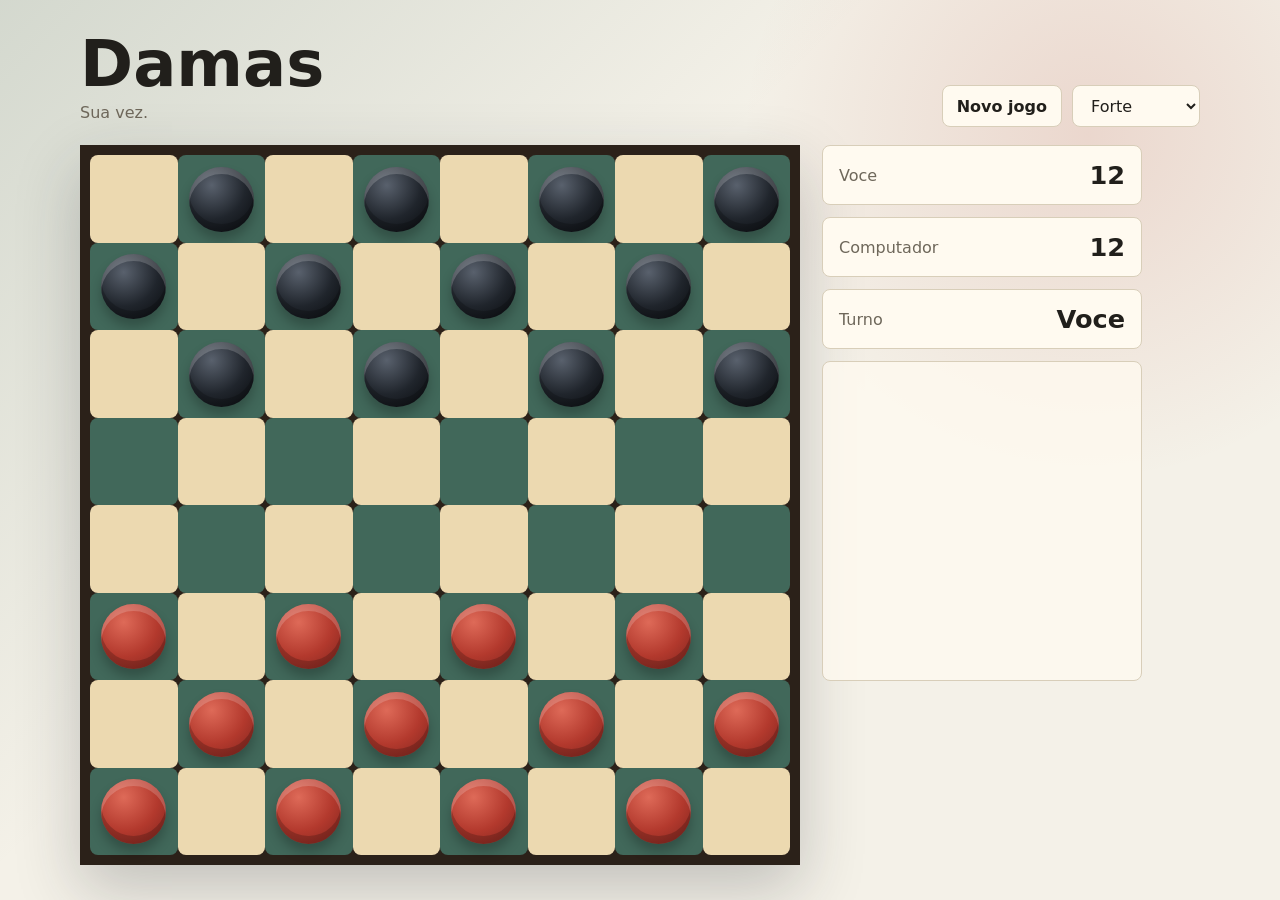
<file: index.html>
<!doctype html>
<html lang="pt-BR">
  <head>
    <meta charset="UTF-8" />
    <meta name="viewport" content="width=device-width, initial-scale=1.0" />
    <title>Damas</title>
    <link rel="stylesheet" href="styles.css" />
  </head>
  <body>
    <main class="app">
      <section class="game-shell" aria-label="Jogo de damas">
        <header class="topbar">
          <div>
            <h1>Damas</h1>
            <p id="status">Sua vez</p>
          </div>
          <div class="actions">
            <button id="newGame" type="button">Novo jogo</button>
            <select id="difficulty" aria-label="Dificuldade">
              <option value="3">Normal</option>
              <option value="5" selected>Forte</option>
              <option value="7">Avancado</option>
            </select>
          </div>
        </header>

        <div class="content">
          <div class="board-wrap">
            <div id="board" class="board" aria-label="Tabuleiro" role="grid"></div>
          </div>

          <aside class="panel" aria-label="Placar">
            <div class="score-row">
              <span>Voce</span>
              <strong id="playerScore">12</strong>
            </div>
            <div class="score-row">
              <span>Computador</span>
              <strong id="computerScore">12</strong>
            </div>
            <div class="turn-card">
              <span>Turno</span>
              <strong id="turnLabel">Voce</strong>
            </div>
            <ol id="moves" class="moves" aria-label="Historico de jogadas"></ol>
          </aside>
        </div>
      </section>
    </main>

    <script src="game.js"></script>
  </body>
</html>
</file>
<file: styles.css>
:root {
  color-scheme: light;
  --bg: #f4f1e8;
  --ink: #211f1b;
  --muted: #6e675a;
  --panel: #fffaf0;
  --line: #d8ceb9;
  --dark-square: #41685a;
  --light-square: #ecd9b0;
  --player: #b3392d;
  --player-deep: #7f241e;
  --computer: #20252c;
  --computer-deep: #07090c;
  --hint: #f2c94c;
  --move: #2b8a6e;
  font-family:
    Inter, ui-sans-serif, system-ui, -apple-system, BlinkMacSystemFont, "Segoe UI",
    sans-serif;
}

* {
  box-sizing: border-box;
}

body {
  min-height: 100vh;
  margin: 0;
  background:
    linear-gradient(135deg, rgba(65, 104, 90, 0.18), transparent 40%),
    radial-gradient(circle at 85% 15%, rgba(179, 57, 45, 0.14), transparent 26%),
    var(--bg);
  color: var(--ink);
}

button,
select {
  font: inherit;
}

.app {
  min-height: 100vh;
  display: grid;
  place-items: center;
  padding: 24px;
}

.game-shell {
  width: min(1120px, 100%);
}

.topbar {
  display: flex;
  align-items: end;
  justify-content: space-between;
  gap: 16px;
  margin-bottom: 18px;
}

h1 {
  margin: 0;
  font-size: clamp(2rem, 5vw, 4.75rem);
  line-height: 0.92;
  letter-spacing: 0;
}

#status {
  min-height: 1.5rem;
  margin: 10px 0 0;
  color: var(--muted);
  font-size: 1rem;
}

.actions {
  display: flex;
  gap: 10px;
  flex-wrap: wrap;
  justify-content: end;
}

button,
select {
  min-height: 42px;
  border: 1px solid var(--line);
  border-radius: 8px;
  background: var(--panel);
  color: var(--ink);
  padding: 0 14px;
}

button {
  cursor: pointer;
  font-weight: 700;
}

button:hover,
select:hover {
  border-color: #a49374;
}

.content {
  display: grid;
  grid-template-columns: minmax(320px, 720px) minmax(240px, 320px);
  gap: 22px;
  align-items: start;
}

.board-wrap {
  width: 100%;
  aspect-ratio: 1;
  border: 10px solid #2b2119;
  background: #2b2119;
  box-shadow: 0 24px 60px rgba(32, 37, 44, 0.24);
}

.board {
  display: grid;
  grid-template-columns: repeat(8, 1fr);
  grid-template-rows: repeat(8, 1fr);
  width: 100%;
  height: 100%;
}

.square {
  position: relative;
  display: grid;
  place-items: center;
  border: 0;
  padding: 0;
}

.square.light {
  background: var(--light-square);
}

.square.dark {
  background: var(--dark-square);
}

.square.selected {
  outline: 4px solid var(--hint);
  outline-offset: -5px;
}

.square.legal::after {
  content: "";
  width: 22%;
  aspect-ratio: 1;
  border-radius: 50%;
  background: rgba(242, 201, 76, 0.9);
  box-shadow: 0 0 0 8px rgba(242, 201, 76, 0.2);
}

.piece {
  width: 74%;
  aspect-ratio: 1;
  border-radius: 50%;
  display: grid;
  place-items: center;
  box-shadow:
    inset 0 7px 0 rgba(255, 255, 255, 0.18),
    inset 0 -8px 0 rgba(0, 0, 0, 0.2),
    0 8px 12px rgba(0, 0, 0, 0.24);
}

.piece.player {
  background: radial-gradient(circle at 35% 28%, #de6a58, var(--player) 54%, var(--player-deep));
}

.piece.computer {
  background: radial-gradient(circle at 35% 28%, #59616d, var(--computer) 54%, var(--computer-deep));
}

.piece.king::before {
  content: "D";
  color: rgba(255, 255, 255, 0.9);
  font-weight: 900;
  font-size: clamp(1rem, 3.2vw, 2rem);
}

.panel {
  display: grid;
  gap: 12px;
}

.score-row,
.turn-card {
  display: flex;
  justify-content: space-between;
  align-items: center;
  min-height: 58px;
  padding: 14px 16px;
  border: 1px solid var(--line);
  border-radius: 8px;
  background: var(--panel);
}

.score-row span,
.turn-card span {
  color: var(--muted);
}

.score-row strong,
.turn-card strong {
  font-size: 1.6rem;
}

.moves {
  height: min(320px, 40vh);
  overflow: auto;
  margin: 0;
  padding: 10px 10px 10px 34px;
  border: 1px solid var(--line);
  border-radius: 8px;
  background: rgba(255, 250, 240, 0.78);
  color: var(--muted);
}

.moves li {
  padding: 6px 0;
}

@media (max-width: 820px) {
  .app {
    padding: 14px;
    place-items: start center;
  }

  .topbar {
    align-items: start;
    flex-direction: column;
  }

  .actions {
    justify-content: start;
  }

  .content {
    grid-template-columns: 1fr;
  }

  .panel {
    grid-template-columns: repeat(3, 1fr);
  }

  .moves {
    grid-column: 1 / -1;
    height: 150px;
  }
}

@media (max-width: 520px) {
  .board-wrap {
    border-width: 6px;
  }

  .panel {
    grid-template-columns: 1fr;
  }

  .score-row,
  .turn-card {
    min-height: 50px;
  }
}
</file>
